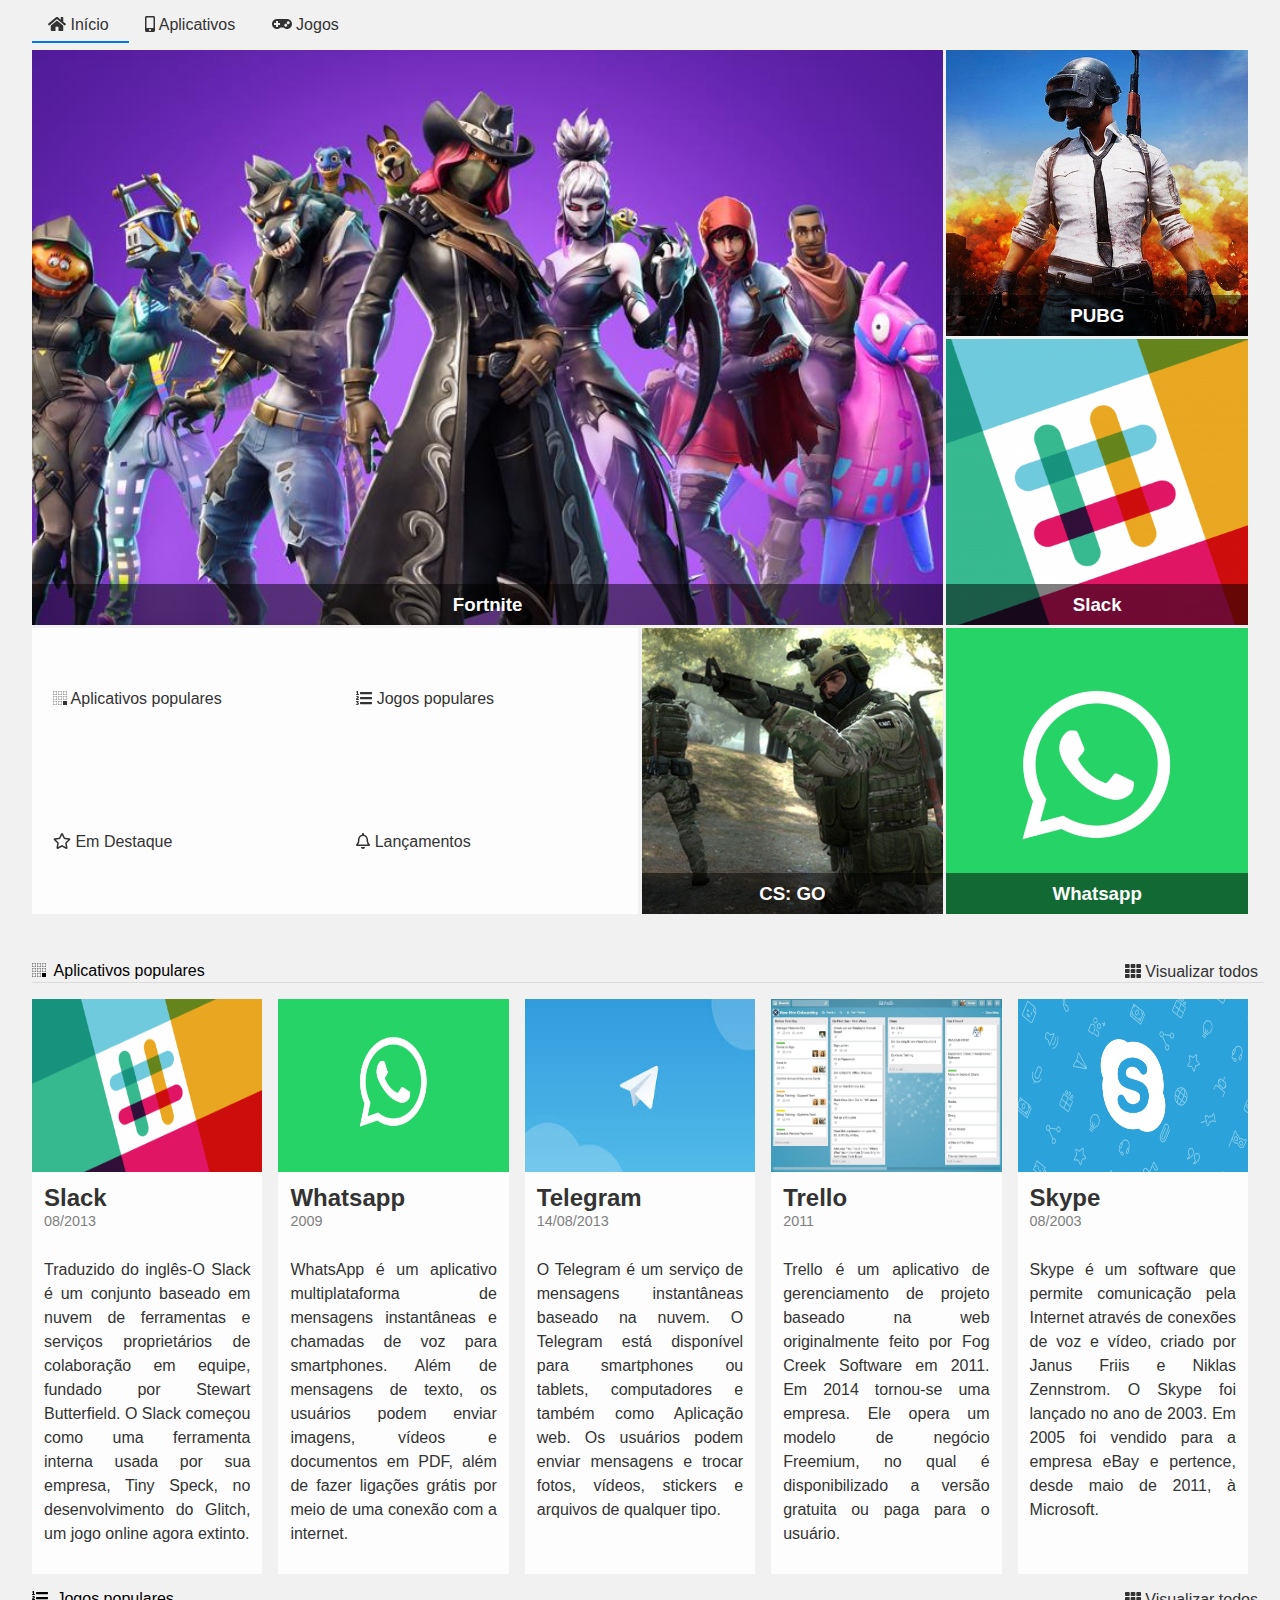
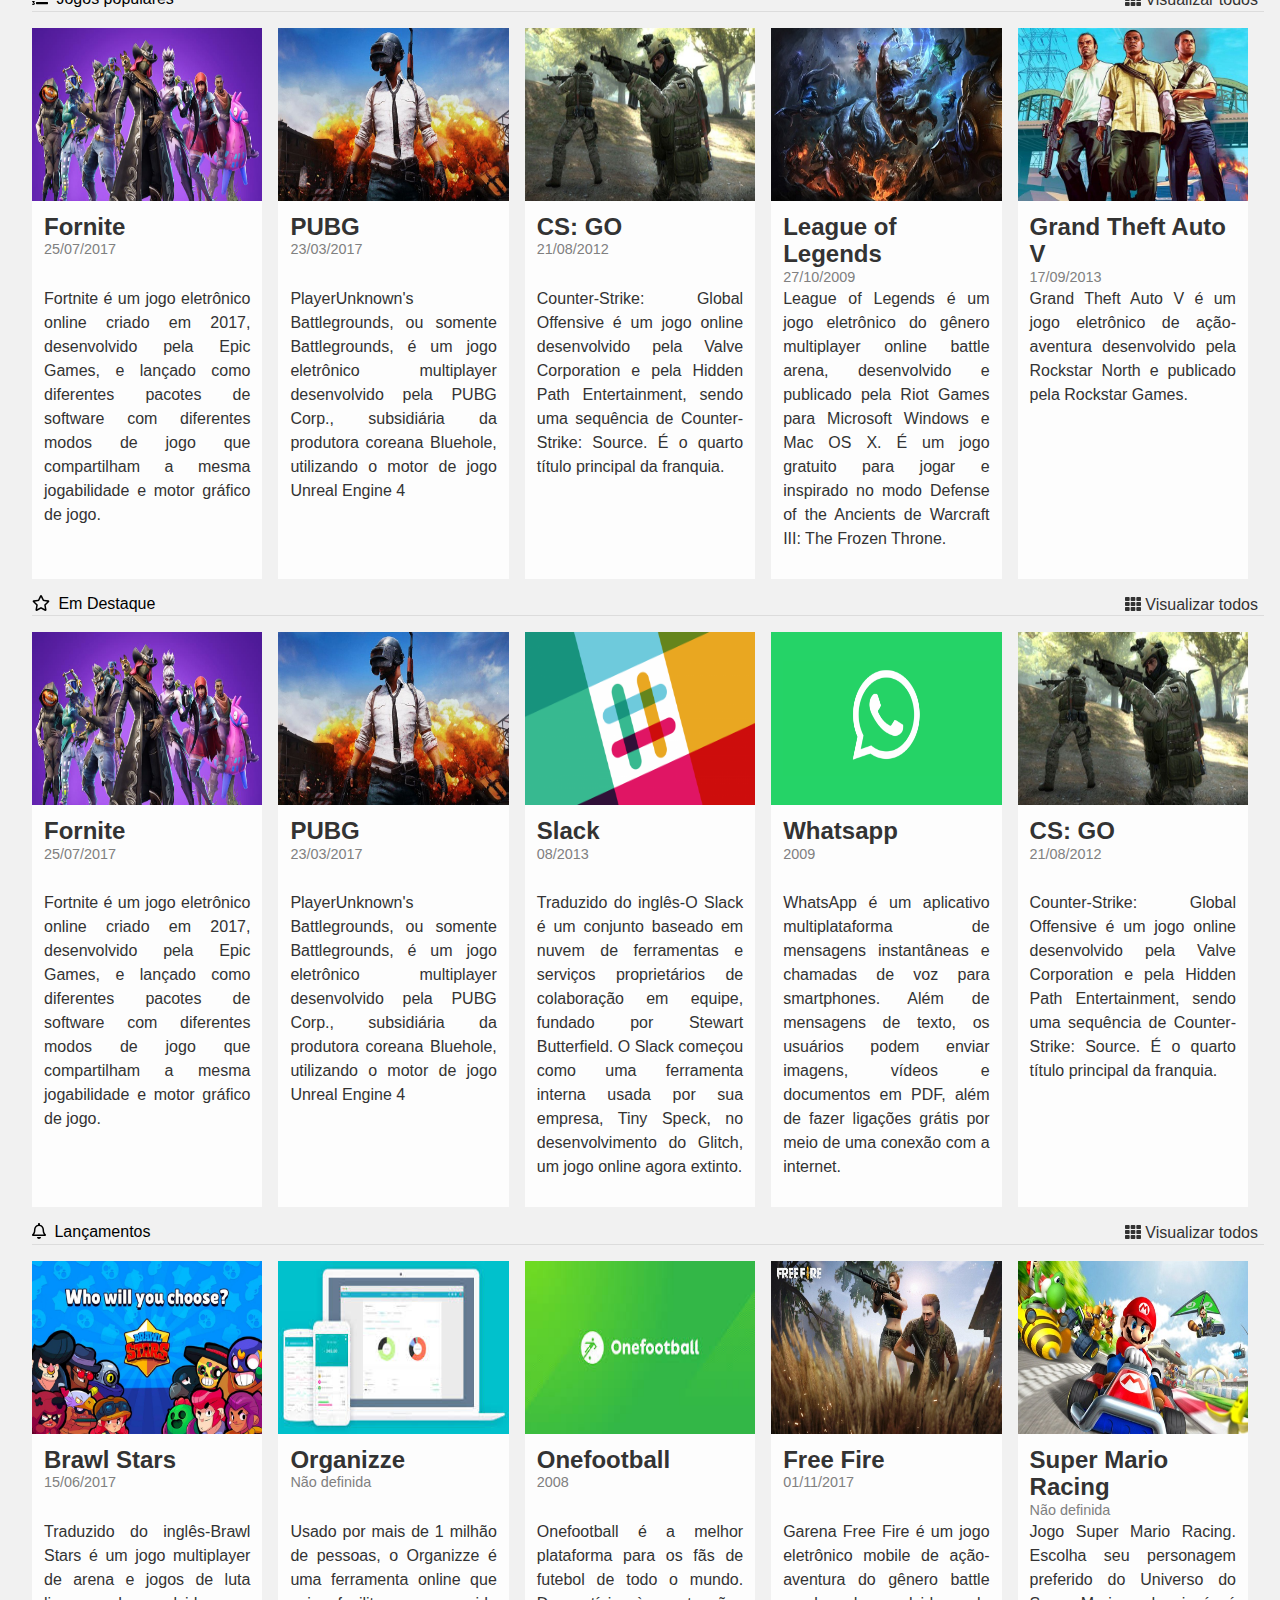
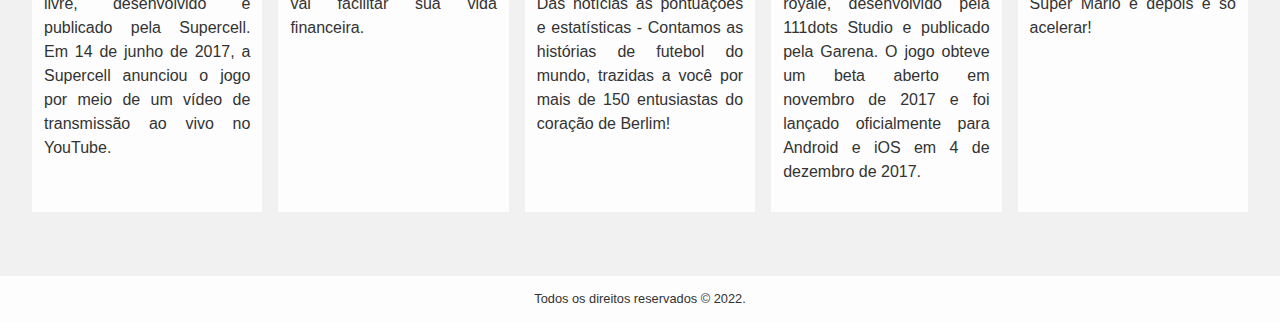
<file: alura_store/index.html>
<!DOCTYPE html>
<html lang="en">
	<head>
		<meta charset="UTF-8" />
		<meta name="viewport" content="width=device-width, initial-scale=1.0" />
		<meta http-equiv="X-UA-Compatible" content="ie=edge" />
		<title>Alura Store | Baixe nossos aplicativos e jogos</title>
		<link href="./assets/css/normalize.css" rel="stylesheet" />
		<link href="./assets/css/reset.css" rel="stylesheet" />
		<link href="./assets/css/style.css" rel="stylesheet" />
		<link href="./assets/css/destaques.css" rel="stylesheet" />
		<link href="./assets/css/populares.css" rel="stylesheet" />
		<link href="./assets/css/menu.css" rel="stylesheet" />
		<link href="./assets/css/responsivo.css" rel="stylesheet" />
	</head>
	<body class="app">
		<header class="cabecalho">
			<nav class="menu">
				<ul class="menu__lista">
					<li class="menu__item">
						<a class="menu__link ativo" href="#">
							<i class="fas fa-home"></i>
							Início
						</a>
						<a class="menu__link" href="#">
							<i class="fas fa-mobile-alt"></i>
							Aplicativos</a
						>
						<a class="menu__link" href="#">
							<i class="fas fa-gamepad"></i>
							Jogos
						</a>
					</li>
				</ul>
			</nav>
		</header>
		<main class="conteudo">
			<section class="destaques">
				<div class="destaques__principal caixa">
					<h3 class="destaques__titulo">Fortnite</h3>
				</div>
				<div class="destaques__secundario caixa">
					<h3 class="destaques__titulo">PUBG</h3>
				</div>
				<div class="destaques__secundario caixa">
					<h3 class="destaques__titulo">Slack</h3>
				</div>
				<div class="destaques__secundario caixa">
					<h3 class="destaques__titulo">Whatsapp</h3>
				</div>
				<div class="destaques__secundario caixa">
					<h3 class="destaques__titulo">CS: GO</h3>
				</div>
				<div class="destaques__categorias">
					<ul class="destaques__categorias___lista">
						<li class="destaques__categorias___item">
							<a class="destaques__categorias___link" href="#">
								<i
									class="destaques__categorias___icone fab fa-buromobelexperte"
								></i>
								Aplicativos populares
							</a>
						</li>
						<li class="destaques__categorias___item">
							<a class="destaques__categorias___link" href="#">
								<i class="fas fa-list-ol"></i>
								Jogos populares
							</a>
						</li>
						<li class="destaques__categorias___item">
							<a class="destaques__categorias___link" href="#">
								<i class="far fa-star"></i>
								Em Destaque
							</a>
						</li>
						<li class="destaques__categorias___item">
							<a class="destaques__categorias___link" href="#">
								<i class="far fa-bell"></i>
								Lançamentos
							</a>
						</li>
					</ul>
				</div>
			</section>
			<section class="populares">
				<div class="populares__itens">
					<div class="populares__info">
						<div class="populares__cabecalho">
							<h4 class="populares__titulo">
								<i class="populares__icone fab fa-buromobelexperte"></i>
								Aplicativos populares
							</h4>
							<button class="populares__botao">
								<i class="fas fa-th"></i>
								Visualizar todos
							</button>
						</div>
					</div>
					<div class="populares__conteudo">
						<div class="populares__card">
							<img
								class="populares__card___imagem"
								src="./assets/img/slack.png"
							/>
							<div class="populares__card___corpo">
								<div class="populares__card___cabecalho">
									<h5 class="populares__card___titulo">Slack</h5>
									<time
										class="populares__card___data"
										datetime="2013-08-01"
										>08/2013</time
									>
								</div>
								<div class="populares__card___descricao">
									Traduzido do inglês-O Slack é um conjunto baseado em
									nuvem de ferramentas e serviços proprietários de
									colaboração em equipe, fundado por Stewart
									Butterfield. O Slack começou como uma ferramenta
									interna usada por sua empresa, Tiny Speck, no
									desenvolvimento do Glitch, um jogo online agora
									extinto.
								</div>
							</div>
						</div>
						<div class="populares__card">
							<img
								class="populares__card___imagem"
								src="./assets/img/whatsapp.png"
							/>
							<div class="populares__card___corpo">
								<div class="populares__card___cabecalho">
									<h5 class="populares__card___titulo">Whatsapp</h5>
									<time
										class="populares__card___data"
										datetime="20090-01-01"
										>2009</time
									>
								</div>
								<div class="populares__card___descricao">
									WhatsApp é um aplicativo multiplataforma de mensagens
									instantâneas e chamadas de voz para smartphones. Além
									de mensagens de texto, os usuários podem enviar
									imagens, vídeos e documentos em PDF, além de fazer
									ligações grátis por meio de uma conexão com a
									internet.
								</div>
							</div>
						</div>
						<div class="populares__card">
							<img
								class="populares__card___imagem"
								src="./assets/img/telegram.jpeg"
							/>
							<div class="populares__card___corpo">
								<div class="populares__card___cabecalho">
									<h5 class="populares__card___titulo">Telegram</h5>
									<time
										class="populares__card___data"
										datetime="2013-08-14"
										>14/08/2013</time
									>
								</div>
								<div class="populares__card___descricao">
									O Telegram é um serviço de mensagens instantâneas
									baseado na nuvem. O Telegram está disponível para
									smartphones ou tablets, computadores e também como
									Aplicação web. Os usuários podem enviar mensagens e
									trocar fotos, vídeos, stickers e arquivos de qualquer
									tipo.
								</div>
							</div>
						</div>
						<div class="populares__card">
							<img
								class="populares__card___imagem"
								src="./assets/img/trello.jpg"
							/>
							<div class="populares__card___corpo">
								<div class="populares__card___cabecalho">
									<h5 class="populares__card___titulo">Trello</h5>
									<time
										class="populares__card___data"
										datetime="2011-01-01"
										>2011</time
									>
								</div>
								<div class="populares__card___descricao">
									Trello é um aplicativo de gerenciamento de projeto
									baseado na web originalmente feito por Fog Creek
									Software em 2011. Em 2014 tornou-se uma empresa. Ele
									opera um modelo de negócio Freemium, no qual é
									disponibilizado a versão gratuita ou paga para o
									usuário.
								</div>
							</div>
						</div>
						<div class="populares__card">
							<img
								class="populares__card___imagem"
								src="./assets/img/skype.png"
							/>
							<div class="populares__card___corpo">
								<div class="populares__card___cabecalho">
									<h5 class="populares__card___titulo">Skype</h5>
									<time
										class="populares__card___data"
										datetime="2003-08-01"
										>08/2003</time
									>
								</div>
								<div class="populares__card___descricao">
									Skype é um software que permite comunicação pela
									Internet através de conexões de voz e vídeo, criado
									por Janus Friis e Niklas Zennstrom. O Skype foi
									lançado no ano de 2003. Em 2005 foi vendido para a
									empresa eBay e pertence, desde maio de 2011, à
									Microsoft.
								</div>
							</div>
						</div>
					</div>
				</div>
				<div class="populares__itens">
					<div class="populares__info">
						<div class="populares__cabecalho">
							<h4 class="populares__titulo">
								<i class="populares__icone fas fa-list-ol"></i>
								Jogos populares
							</h4>
							<button class="populares__botao">
								<i class="fas fa-th"></i>
								Visualizar todos
							</button>
						</div>
					</div>
					<div class="populares__conteudo">
						<div class="populares__card">
							<img
								class="populares__card___imagem"
								src="./assets/img/fortnite.jpg"
							/>
							<div class="populares__card___corpo">
								<div class="populares__card___cabecalho">
									<h5 class="populares__card___titulo">Fornite</h5>
									<time
										class="populares__card___data"
										datetime="2017-07-25"
										>25/07/2017</time
									>
								</div>
								<div class="populares__card___descricao">
									Fortnite é um jogo eletrônico online criado em 2017,
									desenvolvido pela Epic Games, e lançado como
									diferentes pacotes de software com diferentes modos
									de jogo que compartilham a mesma jogabilidade e motor
									gráfico de jogo.
								</div>
							</div>
						</div>
						<div class="populares__card">
							<img
								class="populares__card___imagem"
								src="./assets/img/pubg.jpg"
							/>
							<div class="populares__card___corpo">
								<div class="populares__card___cabecalho">
									<h5 class="populares__card___titulo">PUBG</h5>
									<time
										class="populares__card___data"
										datetime="2017-03-23"
										>23/03/2017</time
									>
								</div>
								<div class="populares__card___descricao">
									PlayerUnknown's Battlegrounds, ou somente
									Battlegrounds, é um jogo eletrônico multiplayer
									desenvolvido pela PUBG Corp., subsidiária da
									produtora coreana Bluehole, utilizando o motor de
									jogo Unreal Engine 4
								</div>
							</div>
						</div>
						<div class="populares__card">
							<img
								class="populares__card___imagem"
								src="./assets/img/cs-go.jpg"
							/>
							<div class="populares__card___corpo">
								<div class="populares__card___cabecalho">
									<h5 class="populares__card___titulo">CS: GO</h5>
									<time
										class="populares__card___data"
										datetime="2012-08-21"
										>21/08/2012</time
									>
								</div>
								<div class="populares__card___descricao">
									Counter-Strike: Global Offensive é um jogo online
									desenvolvido pela Valve Corporation e pela Hidden
									Path Entertainment, sendo uma sequência de
									Counter-Strike: Source. É o quarto título principal
									da franquia.
								</div>
							</div>
						</div>
						<div class="populares__card">
							<img
								class="populares__card___imagem"
								src="./assets/img/lol.jpg"
							/>
							<div class="populares__card___corpo">
								<div class="populares__card___cabecalho">
									<h5 class="populares__card___titulo">
										League of Legends
									</h5>
									<time
										class="populares__card___data"
										datetime="2009-10-27"
										>27/10/2009</time
									>
								</div>
								<div class="populares__card___descricao">
									League of Legends é um jogo eletrônico do gênero
									multiplayer online battle arena, desenvolvido e
									publicado pela Riot Games para Microsoft Windows e
									Mac OS X. É um jogo gratuito para jogar e inspirado
									no modo Defense of the Ancients de Warcraft III: The
									Frozen Throne.
								</div>
							</div>
						</div>
						<div class="populares__card">
							<img
								class="populares__card___imagem"
								src="./assets/img/gta-v.jpg"
							/>
							<div class="populares__card___corpo">
								<div class="populares__card___cabecalho">
									<h5 class="populares__card___titulo">
										Grand Theft Auto V
									</h5>
									<time
										class="populares__card___data"
										datetime="2013-09-17"
										>17/09/2013</time
									>
								</div>
								<div class="populares__card___descricao">
									Grand Theft Auto V é um jogo eletrônico de
									ação-aventura desenvolvido pela Rockstar North e
									publicado pela Rockstar Games.
								</div>
							</div>
						</div>
					</div>
				</div>
				<div class="populares__itens">
					<div class="populares__info">
						<div class="populares__cabecalho">
							<h4 class="populares__titulo">
								<i class="populares__icone far fa-star"></i>
								Em Destaque
							</h4>
							<button class="populares__botao">
								<i class="fas fa-th"></i>
								Visualizar todos
							</button>
						</div>
					</div>
					<div class="populares__conteudo">
						<div class="populares__card">
							<img
								class="populares__card___imagem"
								src="./assets/img/fortnite.jpg"
							/>
							<div class="populares__card___corpo">
								<div class="populares__card___cabecalho">
									<h5 class="populares__card___titulo">Fornite</h5>
									<time
										class="populares__card___data"
										datetime="2017-07-25"
										>25/07/2017</time
									>
								</div>
								<div class="populares__card___descricao">
									Fortnite é um jogo eletrônico online criado em 2017,
									desenvolvido pela Epic Games, e lançado como
									diferentes pacotes de software com diferentes modos
									de jogo que compartilham a mesma jogabilidade e motor
									gráfico de jogo.
								</div>
							</div>
						</div>
						<div class="populares__card">
							<img
								class="populares__card___imagem"
								src="./assets/img/pubg.jpg"
							/>
							<div class="populares__card___corpo">
								<div class="populares__card___cabecalho">
									<h5 class="populares__card___titulo">PUBG</h5>
									<time
										class="populares__card___data"
										datetime="2017-03-23"
										>23/03/2017</time
									>
								</div>
								<div class="populares__card___descricao">
									PlayerUnknown's Battlegrounds, ou somente
									Battlegrounds, é um jogo eletrônico multiplayer
									desenvolvido pela PUBG Corp., subsidiária da
									produtora coreana Bluehole, utilizando o motor de
									jogo Unreal Engine 4
								</div>
							</div>
						</div>
						<div class="populares__card">
							<img
								class="populares__card___imagem"
								src="./assets/img/slack.png"
							/>
							<div class="populares__card___corpo">
								<div class="populares__card___cabecalho">
									<h5 class="populares__card___titulo">Slack</h5>
									<time
										class="populares__card___data"
										datetime="2013-08-01"
										>08/2013</time
									>
								</div>
								<div class="populares__card___descricao">
									Traduzido do inglês-O Slack é um conjunto baseado em
									nuvem de ferramentas e serviços proprietários de
									colaboração em equipe, fundado por Stewart
									Butterfield. O Slack começou como uma ferramenta
									interna usada por sua empresa, Tiny Speck, no
									desenvolvimento do Glitch, um jogo online agora
									extinto.
								</div>
							</div>
						</div>
						<div class="populares__card">
							<img
								class="populares__card___imagem"
								src="./assets/img/whatsapp.png"
							/>
							<div class="populares__card___corpo">
								<div class="populares__card___cabecalho">
									<h5 class="populares__card___titulo">Whatsapp</h5>
									<time
										class="populares__card___data"
										datetime="20090-01-01"
										>2009</time
									>
								</div>
								<div class="populares__card___descricao">
									WhatsApp é um aplicativo multiplataforma de mensagens
									instantâneas e chamadas de voz para smartphones. Além
									de mensagens de texto, os usuários podem enviar
									imagens, vídeos e documentos em PDF, além de fazer
									ligações grátis por meio de uma conexão com a
									internet.
								</div>
							</div>
						</div>
						<div class="populares__card">
							<img
								class="populares__card___imagem"
								src="./assets/img/cs-go.jpg"
							/>
							<div class="populares__card___corpo">
								<div class="populares__card___cabecalho">
									<h5 class="populares__card___titulo">CS: GO</h5>
									<time
										class="populares__card___data"
										datetime="2012-08-21"
										>21/08/2012</time
									>
								</div>
								<div class="populares__card___descricao">
									Counter-Strike: Global Offensive é um jogo online
									desenvolvido pela Valve Corporation e pela Hidden
									Path Entertainment, sendo uma sequência de
									Counter-Strike: Source. É o quarto título principal
									da franquia.
								</div>
							</div>
						</div>
					</div>
				</div>
				<div class="populares__itens">
					<div class="populares__info">
						<div class="populares__cabecalho">
							<h4 class="populares__titulo">
								<i class="populares__icone far fa-bell"></i>
								Lançamentos
							</h4>
							<button class="populares__botao">
								<i class="fas fa-th"></i>
								Visualizar todos
							</button>
						</div>
					</div>
					<div class="populares__conteudo">
						<div class="populares__card">
							<img
								class="populares__card___imagem"
								src="./assets/img/brawl-stars.jpg"
							/>
							<div class="populares__card___corpo">
								<div class="populares__card___cabecalho">
									<h5 class="populares__card___titulo">Brawl Stars</h5>
									<time
										class="populares__card___data"
										datetime="2017-06-15"
										>15/06/2017</time
									>
								</div>
								<div class="populares__card___descricao">
									Traduzido do inglês-Brawl Stars é um jogo multiplayer
									de arena e jogos de luta livre, desenvolvido e
									publicado pela Supercell. Em 14 de junho de 2017, a
									Supercell anunciou o jogo por meio de um vídeo de
									transmissão ao vivo no YouTube.
								</div>
							</div>
						</div>
						<div class="populares__card">
							<img
								class="populares__card___imagem"
								src="./assets/img/organizze.jpeg"
							/>
							<div class="populares__card___corpo">
								<div class="populares__card___cabecalho">
									<h5 class="populares__card___titulo">Organizze</h5>
									<time class="populares__card___data" datetime=""
										>Não definida</time
									>
								</div>
								<div class="populares__card___descricao">
									Usado por mais de 1 milhão de pessoas, o Organizze é
									uma ferramenta online que vai facilitar sua vida
									financeira.
								</div>
							</div>
						</div>
						<div class="populares__card">
							<img
								class="populares__card___imagem"
								src="./assets/img/onefotball.jpeg"
							/>
							<div class="populares__card___corpo">
								<div class="populares__card___cabecalho">
									<h5 class="populares__card___titulo">Onefootball</h5>
									<time
										class="populares__card___data"
										datetime="2008-01-01"
										>2008</time
									>
								</div>
								<div class="populares__card___descricao">
									Onefootball é a melhor plataforma para os fãs de
									futebol de todo o mundo. Das notícias às pontuações e
									estatísticas - Contamos as histórias de futebol do
									mundo, trazidas a você por mais de 150 entusiastas do
									coração de Berlim!
								</div>
							</div>
						</div>
						<div class="populares__card">
							<img
								class="populares__card___imagem"
								src="./assets/img/free-fire.jpg"
							/>
							<div class="populares__card___corpo">
								<div class="populares__card___cabecalho">
									<h5 class="populares__card___titulo">Free Fire</h5>
									<time
										class="populares__card___data"
										datetime="2017-11-01"
										>01/11/2017</time
									>
								</div>
								<div class="populares__card___descricao">
									Garena Free Fire é um jogo eletrônico mobile de
									ação-aventura do gênero battle royale, desenvolvido
									pela 111dots Studio e publicado pela Garena. O jogo
									obteve um beta aberto em novembro de 2017 e foi
									lançado oficialmente para Android e iOS em 4 de
									dezembro de 2017.
								</div>
							</div>
						</div>
						<div class="populares__card">
							<img
								class="populares__card___imagem"
								src="./assets/img/mario-kart.jpg"
							/>
							<div class="populares__card___corpo">
								<div class="populares__card___cabecalho">
									<h5 class="populares__card___titulo">
										Super Mario Racing
									</h5>
									<time class="populares__card___data" datetime=""
										>Não definida</time
									>
								</div>
								<div class="populares__card___descricao">
									Jogo Super Mario Racing. Escolha seu personagem
									preferido do Universo do Super Mario e depois é só
									acelerar!
								</div>
							</div>
						</div>
					</div>
				</div>
			</section>
		</main>
		<footer class="rodape">Todos os direitos reservados &copy; 2022.</footer>
		<script src="./assets/js/fontawesome.all.min.js"></script>
	</body>
</html>
</file>
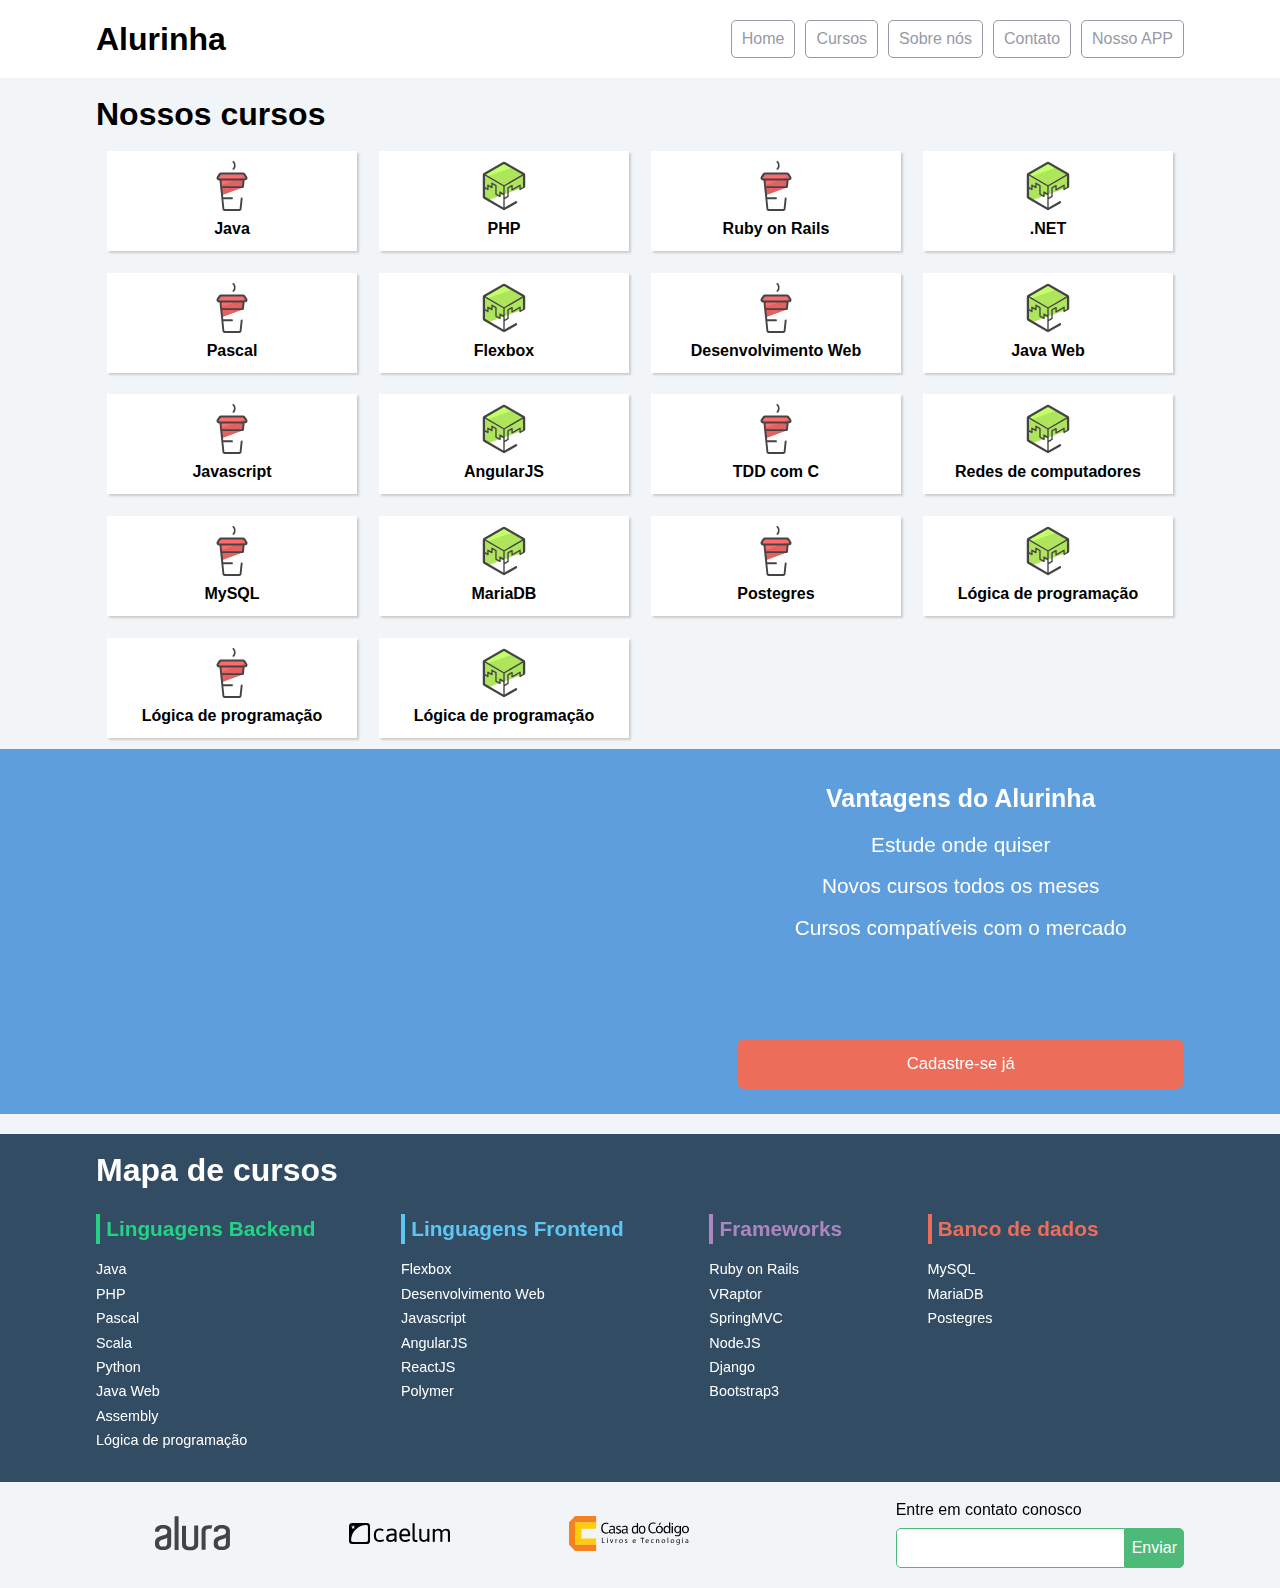
<file: alurinha/index.html>
<!DOCTYPE html>
<html>
  <head>
    <meta charset="utf-8" />
    <meta name="viewport" content="width=device-width, initial-scale=1" />
    <title>Alurinha | Cursos online</title>
    <link rel="stylesheet" href="css/reset.css" />
    <link rel="stylesheet" href="css/style.css" />
    <link rel="stylesheet" href="css/flexbox.css" />
  </head>
  <body>
    <header class="cabecalhoPrincipal">
      <div class="container">
        <h1 class="cabecalhoPrincipal-titulo">
          <a href="#">Alurinha</a>
        </h1>

        <nav class="cabecalhoPrincipal-nav">
          <a class="cabecalhoPrincipal-nav-link" href="#">Home</a>
          <a class="cabecalhoPrincipal-nav-link" href="#">Cursos</a>
          <a class="cabecalhoPrincipal-nav-link" href="#">Sobre nós</a>
          <a class="cabecalhoPrincipal-nav-link" href="#">Contato</a>
          <a
            class="cabecalhoPrincipal-nav-link cabecalhoPrincipal-nav-link-app"
            href="#"
            >Nosso APP</a
          >
        </nav>
      </div>
    </header>

    <main class="conteudoPrincipal">
      <div class="container">
        <h2 class="subtitulo">Nossos cursos</h2>
        <nav>
          <ul class="conteudoPrincipal-cursos">
            <li class="conteudoPrincipal-cursos-link">
              <a href="#">Java</a>
            </li>
            <li class="conteudoPrincipal-cursos-link">
              <a href="#">PHP</a>
            </li>
            <li class="conteudoPrincipal-cursos-link">
              <a href="#">Ruby on Rails</a>
            </li>
            <li class="conteudoPrincipal-cursos-link">
              <a href="#">.NET</a>
            </li>
            <li class="conteudoPrincipal-cursos-link">
              <a href="#">Pascal</a>
            </li>
            <li class="conteudoPrincipal-cursos-link">
              <a href="#">Flexbox</a>
            </li>
            <li class="conteudoPrincipal-cursos-link">
              <a href="#">Desenvolvimento Web</a>
            </li>
            <li class="conteudoPrincipal-cursos-link">
              <a href="#">Java Web</a>
            </li>
            <li class="conteudoPrincipal-cursos-link">
              <a href="#">Javascript</a>
            </li>
            <li class="conteudoPrincipal-cursos-link">
              <a href="#">AngularJS</a>
            </li>
            <li class="conteudoPrincipal-cursos-link">
              <a href="#">TDD com C</a>
            </li>
            <li class="conteudoPrincipal-cursos-link">
              <a href="#">Redes de computadores</a>
            </li>
            <li class="conteudoPrincipal-cursos-link">
              <a href="#">MySQL</a>
            </li>
            <li class="conteudoPrincipal-cursos-link">
              <a href="#">MariaDB</a>
            </li>
            <li class="conteudoPrincipal-cursos-link">
              <a href="#">Postegres</a>
            </li>
            <li class="conteudoPrincipal-cursos-link">
              <a href="#">Lógica de programação</a>
            </li>
            <li class="conteudoPrincipal-cursos-link">
              <a href="#">Lógica de programação</a>
            </li>
            <li class="conteudoPrincipal-cursos-link">
              <a href="#">Lógica de programação</a>
            </li>
          </ul>
        </nav>
      </div>

      <section class="videoSobre">
        <div class="container">
          <iframe
            class="videoSobre-video"
            width="560"
            height="315"
            src="https://www.youtube.com/embed/bIlOsJzBVaY?list=PLh2Y_pKOa4UcF1BYPJR3EIMRi3nWAUxIp"
            frameborder="0"
            allowfullscreen
          ></iframe>
          <div class="videoSobre-sobre">
            <h2 class="videoSobre-sobre-title">Vantagens do Alurinha</h2>
            <ul class="videoSobre-sobre-list">
              <li class="videoSobre-sobre-item">Estude onde quiser</li>
              <li class="videoSobre-sobre-item">Novos cursos todos os meses</li>
              <li class="videoSobre-sobre-item">
                Cursos compatíveis com o mercado
              </li>
            </ul>
            <button class="videoSobre-button">Cadastre-se já</button>
          </div>
        </div>
      </section>
    </main>

    <footer class="rodapePrincipal">
      <div class="container">
        <section class="rodapePrincipal-navMap">
          <h3 class="subtitulo">Mapa de cursos</h3>
          <nav class="rodapePrincipal-navMap-list">
            <h4 class="navmap-list-title navmap-list-title-backend">
              Linguagens Backend
            </h4>
            <a class="rodapePrincipal-navMap-link" href="#">Java</a>
            <a class="rodapePrincipal-navMap-link" href="#">PHP</a>
            <a class="rodapePrincipal-navMap-link" href="#">Pascal</a>
            <a class="rodapePrincipal-navMap-link" href="#">Scala</a>
            <a class="rodapePrincipal-navMap-link" href="#">Python</a>
            <a class="rodapePrincipal-navMap-link" href="#">Java Web</a>
            <a class="rodapePrincipal-navMap-link" href="#">Assembly</a>
            <a class="rodapePrincipal-navMap-link" href="#"
              >Lógica de programação</a
            >

            <h4 class="navmap-list-title navmap-list-title-frontend">
              Linguagens Frontend
            </h4>
            <a class="rodapePrincipal-navMap-link" href="#">Flexbox</a>
            <a class="rodapePrincipal-navMap-link" href="#"
              >Desenvolvimento Web</a
            >
            <a class="rodapePrincipal-navMap-link" href="#">Javascript</a>
            <a class="rodapePrincipal-navMap-link" href="#">AngularJS</a>
            <a class="rodapePrincipal-navMap-link" href="#">ReactJS</a>
            <a class="rodapePrincipal-navMap-link" href="#">Polymer</a>

            <h4 class="navmap-list-title navmap-list-title-framework">
              Frameworks
            </h4>
            <a class="rodapePrincipal-navMap-link" href="#">Ruby on Rails</a>
            <a class="rodapePrincipal-navMap-link" href="#">VRaptor</a>
            <a class="rodapePrincipal-navMap-link" href="#">SpringMVC</a>
            <a class="rodapePrincipal-navMap-link" href="#">NodeJS</a>
            <a class="rodapePrincipal-navMap-link" href="#">Django</a>
            <a class="rodapePrincipal-navMap-link" href="#">Bootstrap3</a>

            <h4 class="navmap-list-title navmap-list-title-bancoDeDados">
              Banco de dados
            </h4>
            <a class="rodapePrincipal-navMap-link" href="#">MySQL</a>
            <a class="rodapePrincipal-navMap-link" href="#">MariaDB</a>
            <a class="rodapePrincipal-navMap-link" href="#">Postegres</a>
          </nav>
        </section>
      </div>

      <section class="rodapePrincipal-patrocinadores">
        <div class="container">
          <ul class="rodapePrincipal-patrocinadores-list">
            <li>
              <a
                class="rodapePrincipal-patrocinadores-list-link patrocinadores-list-link-alura"
                href="#"
              >
                <img src="img/logos/alura.svg" alt="Logo da Alura" />
              </a>
            </li>
            <li>
              <a
                class="rodapePrincipal-patrocinadores-list-link patrocinadores-list-link-caelum"
                href="#"
              >
                <img src="img/logos/caelum.svg" alt="Logo da Caelum" />
              </a>
            </li>
            <li>
              <a
                class="rodapePrincipal-patrocinadores-list-link patrocinadores-list-link-casaDoCodigo"
                href="#"
              >
                <img src="img/logos/cdc.svg" alt="Logo da Casa do Código" />
              </a>
            </li>
          </ul>
          <form class="rodapePrincipal-contatoForm" action="#">
            <fieldset>
              <legend
                class="rodapePrincipal-contatoForm-legend"
                for="email-contato"
              >
                Entre em contato conosco
              </legend>
              <div class="rodapePrincipal-contatoForm-fieldset">
                <input
                  class="rodapePrincipal-contatoForm-emailInput"
                  type="email"
                  name="email-contato"
                  id="email-contato"
                />
                <button
                  class="rodapePrincipal-contatoForm-submit"
                  type="submit"
                >
                  Enviar
                </button>
              </div>
            </fieldset>
          </form>
        </div>
      </section>
    </footer>
  </body>
</html>
</file>
<file: alura_store/assets/css/style.css>
.app {
	background: #f1f1f1;
	display: grid;
	font-family: Arial, Helvetica, sans-serif;
	grid-template-areas:
		"cabecalho"
		"conteudo"
		"rodape";
	grid-template-columns: auto;
	grid-template-rows: 50px auto auto;
}

.cabecalho {
	align-items: center;
	display: flex;
	grid-area: cabecalho;
	padding: 0 2rem;
}

.conteudo {
	grid-area: conteudo;
	padding: 0 2rem;
}

.rodape {
	background: #fdfdfd;
	color: #333333;
	font-size: 0.8rem;
	grid-area: rodape;
	padding: 1rem;
	text-align: center;
}
</file>
<file: alura_store/assets/css/destaques.css>
.caixa {
	align-items: flex-end;
	display: flex;
	justify-content: center;
}

.destaques {
	display: grid;
	grid-gap: 0.2rem;
	grid-template-columns: 1fr 1fr 1fr 1fr;
	grid-template-rows: 1fr 1fr 1fr;
	height: calc(100vh - 4vh);
}

.destaques__titulo {
	background: rgba(0, 0, 0, 0.5);
	color: #fdfdfd;
	padding: 0.6rem;
	width: 100%;
	text-align: center;
}

.destaques__principal {
	background: url("../img/fortnite.jpg") top / cover no-repeat;
	grid-row: 1 / 3;
}

.destaques__secundario:nth-child(2) {
	background: url("../img/pubg.jpg") top / cover no-repeat;
}

.destaques__secundario:nth-child(3) {
	background: url("../img/slack.png") top / cover no-repeat;
}

.destaques__secundario:nth-child(4) {
	background: url("../img/whatsapp.png") top / cover no-repeat;
}

.destaques__secundario:nth-child(5) {
	background: url("../img/cs-go.jpg") top / cover no-repeat;
}

.destaques__categorias {
	grid-row: 3 / 3;
}

.destaques__categorias___lista {
	display: flex;
	justify-content: space-between;
	flex-wrap: wrap;
	height: 100%;
}

.destaques__categorias___item {
	width: 50%;
	align-items: center;
	display: flex;
	border-left: 5px solid transparent;
	color: #333333;
	background: #fdfdfd;
	padding: 1rem;
}

.destaques__categorias___link {
	color: inherit;
}
</file>
<file: alura_store/assets/css/populares.css>
.populares {
    padding: 3rem 0;
}

.populares__conteudo {
    display: flex;
    flex-wrap: wrap;
    grid-area: conteudo;
    padding: 1rem 0;
    justify-content: space-between;
}

.populares__card {
    background: #fdfdfd;
    display: grid;
    grid-template-areas:
        "card-imagem"
        "card-corpo";
    grid-template-columns: 100%;
    grid-template-rows: 173px auto;
}

.populares__card___imagem {
    grid-area: card-imagem;
    height: 100%;
    width: 100%;
}

.populares__card___corpo {
    display: grid;
    grid-area: card-corpo;
    grid-row-gap: 0.5rem;
    grid-template-areas:
        "card-cabecalho"
        "card-conteudo";
    grid-template-rows: 50px auto;
    padding: 0.75rem;
}

.populares__card___titulo {
    font-size: 1.5rem;
    color: #333333;
}

.populares__card___data {
    font-size: .9rem;
    color: #808080;
}

.populares__card___descricao {
    color: #333333;
    line-height: 1.5;
    margin: 1rem 0;
    text-align: justify;
}

.populares__titulo {
    font-weight: 500;
}

.populares__icone{
    margin-right: .25rem;
}

.populares__cabecalho {
    border-bottom: 1px solid #dcdcdc;
    display: flex;
    justify-content: space-between;
}

.populares__botao {
    background: transparent;
    border: none;
    color: #333333;
}
</file>
<file: alura_store/assets/css/menu.css>
.menu__link {
    color: #333333;
    padding: .5rem 1rem;
}

.menu__link:hover, .menu__link.ativo {
    border-bottom: 2px solid #0077e3;
}
</file>
<file: alura_store/assets/css/responsivo.css>
@media screen and (min-width: 0) {
	.destaques__principal,
	.destaques__categorias {
		grid-column: 1 / 5;
	}

	.destaques__secundario:nth-child(2) {
		display: none;
		grid-column: none;
		grid-row: none;
	}

	.destaques__secundario:nth-child(3) {
		display: none;
		grid-column: none;
		grid-row: none;
	}

	.destaques__secundario:nth-child(4) {
		display: none;
		grid-column: none;
		grid-row: none;
	}

	.destaques__secundario:nth-child(5) {
		display: none;
		grid-column: none;
		grid-row: none;
	}

	.populares__conteudo{
		flex-direction: column;
	}

	.populares__card{
		margin-bottom: 1rem;
	}
}

@media screen and (min-width: 768px) {
	.destaques__principal {
		grid-column: 1 / 4;
	}

	.destaques__secundario:nth-child(2) {
		display: flex;
		grid-column: 4 / 4;
		grid-row: 1 / 1;
	}

	.destaques__secundario:nth-child(3) {
		display: flex;
		grid-column: 4 / 4;
		grid-row: 2 / 2;
	}

	.destaques__secundario:nth-child(4) {
		display: flex;
		grid-column: 4 / 4;
		grid-row: 3 / 3;
	}

	.destaques__secundario:nth-child(5) {
		display: flex;
		grid-column: 3 / 3;
		grid-row: 3 / 3;
	}

	.destaques__categorias {
		grid-column: 1 / 3;
	}

	.populares__conteudo{
		flex-direction: row;
	}

	.populares__card{
		margin-bottom: 1rem;
		margin-right: 1rem;
		width: calc(50% - 1rem);
	}

	.populares__itens {
        margin-right: -1rem;
    }
}

@media screen and (min-width: 992px) {
	.populares__conteudo{
		justify-content: flex-start;
	}

	.populares__card{
		margin-bottom: 1rem;
		width: calc(33.33% - 1rem);
	}
}

@media screen and (min-width: 1200px) {
	.populares__conteudo{
		justify-content: space-between;
	}

	.populares__card{
		margin-bottom: 0;
		width: calc(20% - 1rem);
	}
}
</file>
<file: alurinha/css/style.css>
body {
	background-color: #F2F5F7;
	font-family: 'Open Sans',Arial,sans-serif;
}

.container {
	width: 94%;
	margin: 0 auto;
}

.cabecalhoPrincipal {
	background-color: #FFF;
	padding: 20px 0;
}

.cabecalhoPrincipal-titulo {
	font-weight: bold;
	font-size: 2em;
	margin-bottom: 20px;
}

.cabecalhoPrincipal-titulo a {
	text-decoration: none;
	color: inherit;
}

.cabecalhoPrincipal-nav-link {
	padding: 10px;
	margin-bottom: 10px;
	color: #9799A6;
	background-color: #FFF;
	text-decoration: none;
	transition: .5s;
	display: block;

	border-bottom: 1px solid #9799A6;
}

.conteudoPrincipal {
	margin-top: 20px;
	margin-bottom: 20px;
}

.subtitulo {
	font-weight: bold;
	font-size: 32px;
	margin-bottom: 10px;
	text-align: center;
}

.conteudoPrincipal-cursos-link {
	height: 100px;
	background-color: #FFF;
	text-align: center;
	margin: 1%;
	transition: .3s;
	box-shadow: 2px 2px 2px #CCC;
	position: relative;
}

.conteudoPrincipal-cursos-link a {
	text-decoration: none;
	color: #000;
	font-weight: bold;
	display: block;
	width: 100%;
	height: 100%;
	position: absolute;
	top: 0;
	left: 0;
}

.conteudoPrincipal-cursos-link:hover {
	box-shadow: 4px 4px 4px #CCC;
}

.conteudoPrincipal-cursos-link a:before {
	content: '';
	display: block;
	width: 50px;
	height: 50px;
	margin: 10px auto;
}

.conteudoPrincipal-cursos-link:nth-child(even) a:before {
	background: url(../img/background1.svg) no-repeat;	
}

.conteudoPrincipal-cursos-link:nth-child(odd) a:before {
	background: url(../img/background2.svg) no-repeat;
}


.rodapePrincipal {
	background-color: #324C64;
	padding-top: 20px;
}

.rodapePrincipal .subtitulo {
	color: #FFF;
}

.rodapePrincipal-navMap-link {
	text-decoration: none;
	color: #FFF;
	margin-top: 10px;
}

.rodapePrincipal-navMap-link {
	font-size: .9em;
}

.navmap-list-title {
	font-weight: 700;
	font-size: 1.3em;
	margin: .9em 0;
	padding-left: .3em;
	padding-top: .2em;
	padding-bottom: .2em;
}

.navmap-list-title + .rodapePrincipal-navMap-link {
	margin-top: 0;
}

.navmap-list-title-bancoDeDados { color: #EC6E5A; border-left: 4px solid #EC6E5A; }
.navmap-list-title-framework { color: #AD85BF; border-left: 4px solid #AD85BF; }
.navmap-list-title-frontend { color: #5EC6F3; border-left: 4px solid #5EC6F3; }
.navmap-list-title-backend { color: #25D285; border-left: 4px solid #25D285; }

.rodapePrincipal-patrocinadores {
	margin-top: 30px;
	background: #F2F5F7;
	padding: 20px 0;
}

.rodapePrincipal-contatoForm {
	margin-top: 20px;
	text-align: center;
}

.rodapePrincipal-contatoForm label[for=email-contato] {
	font-weight: bold;
	font-size: 14px;
	color: #000;
	margin-bottom: 5px;
	display: block;
}

.rodapePrincipal-contatoForm-emailInput {
	border-top-left-radius: 5px;
	border-bottom-left-radius: 5px;
	padding: 10px;
}

.rodapePrincipal-contatoForm-submit {
	border-top-right-radius: 5px;
	border-bottom-right-radius: 5px;
	background-color: #4DBA7A;
	color: #FFF;
	cursor: pointer;
	
}

.rodapePrincipal-contatoForm-submit,
.rodapePrincipal-contatoForm-emailInput {
	outline: 0;
	border: 1px solid #4DBA7A;
	box-sizing: border-box;
	font-size: 16px;
}

.videoSobre {
	background-color: #5E9EDC;
	padding: 25px 0;

}

.videoSobre-video {
	max-width: 100%;
}

.videoSobre .container {
	color: #FFF;
}

.videoSobre-sobre-title {
	font-size: 1.2em;
	font-weight: bolder;
}

.videoSobre-sobre {
	font-size: 1.3em;
	line-height: 2;
	margin-left: 1.5rem;
}

.videoSobre-button {
	border-radius: 8px;
	background-color: #ec6e5a;
	display: block;
	color: #FFF;
	border: none;
	height: 50px;
	font-size: .8em;
	outline: none;
}

.rodapePrincipal-contatoForm-legend {
	margin-bottom: 10px;
}

@media(min-width: 769px) {

	.container {
		width: 85%;	
	}

	.subtitulo {
		text-align: left;
	}

	.cabecalhoPrincipal-nav-link {
		border-radius: 5px;
		border: 1px solid #9799A6;
	}

	.cabecalhoPrincipal-nav-link:hover {
		color: #FFF;
		background-color: #9799A6;
	}

	.cabecalhoPrincipal-titulo {
		margin: 0;
	}

	.cabecalhoPrincipal-nav {
		width: auto;
	}

	.cabecalhoPrincipal-nav-link {
		width: auto;
		margin: 0 0 0 10px;
	}

	.rodapePrincipal-contatoForm {
		margin-top: 0;
		text-align: left;
	}

}

@media(max-width: 768px) {
	.videoSobre-sobre {
		margin-left: 0;
	}

}
</file>
<file: alurinha/css/flexbox.css>
.cabecalhoPrincipal .container {
  display: flex;
  align-items: center;
  justify-content: space-between;
}

.cabecalhoPrincipal-nav {
  display: flex;
}

.conteudoPrincipal-cursos {
  display: flex;
  flex-wrap: wrap;
}

.conteudoPrincipal-cursos-link {
  width: 23%;
}

.videoSobre .container {
  display: flex;
}

.videoSobre-video {
  flex-grow: 1;
  flex-shrink: 2;
}

.videoSobre-sobre {
  text-align: center;
  display: flex;
  flex-direction: column;
  flex-grow: 2;
}

.videoSobre-sobre-list {
  flex-grow: 1;
}

.rodapePrincipal-navMap-list {
  display: flex;
  flex-flow: column wrap;
  height: 16rem;
}

.rodapePrincipal-patrocinadores .container {
  display: flex;
  justify-content: space-between;
}

.rodapePrincipal-patrocinadores-list {
  display: flex;
  align-items: center;
  width: 60%;
  justify-content: space-around;
}

.rodapePrincipal-contatoForm {
  width: 25%;
  display: flex;
  justify-content: flex-end;
}

.rodapePrincipal-contatoForm-fieldset {
  display: flex;
}

/* parte mobile */
@media (max-width: 768px) {

  .cabecalhoPrincipal .container {
    flex-direction: column;
    align-items: initial;
    text-align: center;
  }

  .cabecalhoPrincipal-nav {
    flex-direction: column;
  }

  .cabecalhoPrincipal-nav-link-app {
    order: -1;
  }

  .conteudoPrincipal-cursos {
    flex-direction: column;
  }

  .conteudoPrincipal-cursos-link {
    width: 100%;
  }

  .videoSobre .container {
    flex-direction: column;
  }

  .videoSobre-video{
    margin: 0 auto;
  }

  .rodapePrincipal-navMap-list {
    height: auto;
  }

  .rodapePrincipal-patrocinadores .container {
    flex-direction: column;
    align-items: center;
  }

  .rodapePrincipal-patrocinadores-list {
    width: 100%;
    justify-content: space-between;
  }

  .rodapePrincipal-patrocinadores-list li img {
    transform: scale(0.88);
  }

  .rodapePrincipal-contatoForm {
    width: auto;
  }

}
</file>
